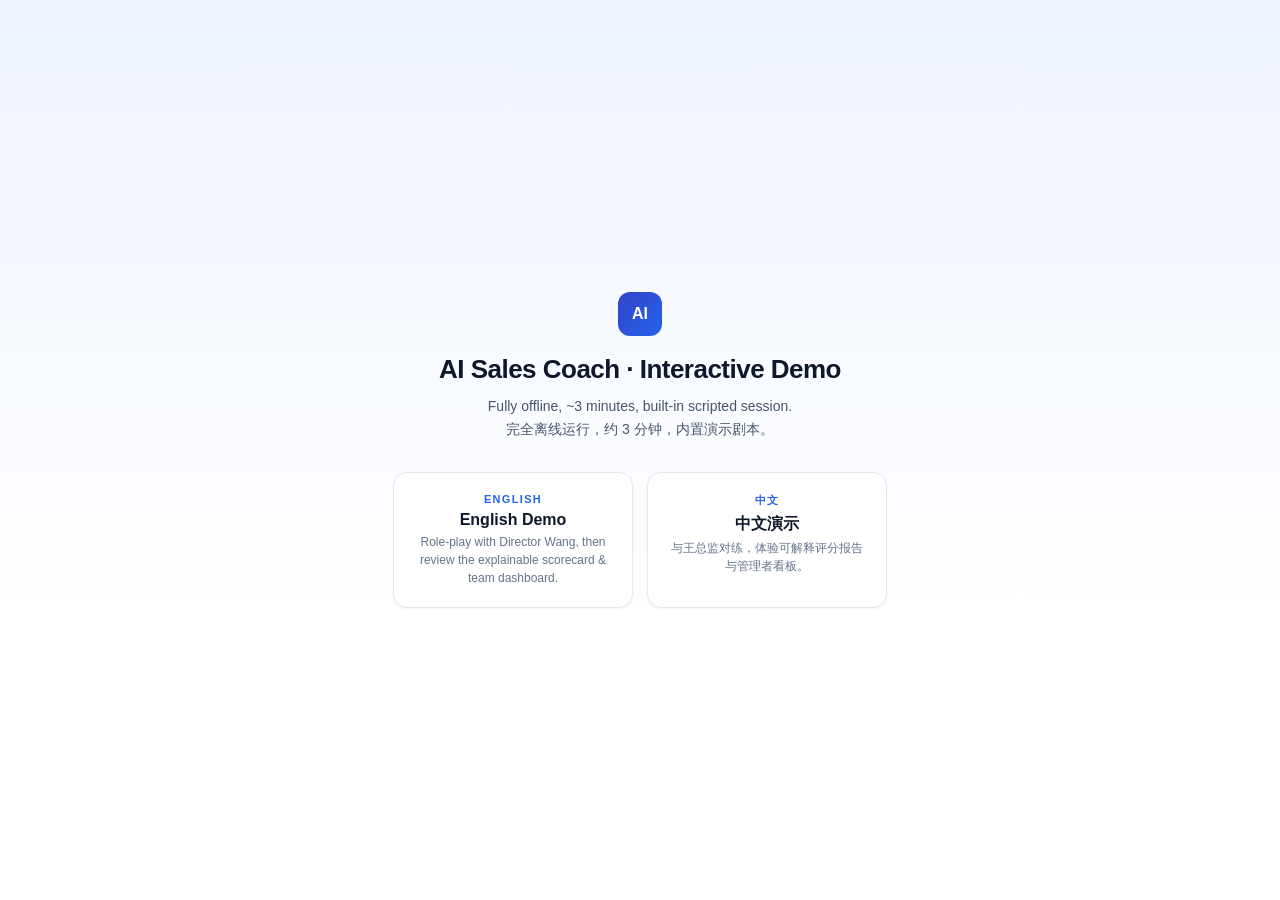
<file: index.html>
<!DOCTYPE html>
<html lang="zh-CN">
<head>
<meta charset="UTF-8">
<meta name="viewport" content="width=device-width, initial-scale=1.0">
<title>AI Sales Coach · Demo</title>
<style>
  * { box-sizing: border-box; }
  html, body { margin: 0; padding: 0; height: 100%; }
  body {
    font-family: -apple-system, "SF Pro Text", "Helvetica Neue", "PingFang SC", "Microsoft YaHei", sans-serif;
    background: linear-gradient(180deg, #eef4ff 0%, #ffffff 70%);
    color: #0f172a;
    display: flex;
    align-items: center;
    justify-content: center;
  }
  .wrap { text-align: center; padding: 40px 24px; max-width: 640px; }
  .logo {
    width: 44px; height: 44px; margin: 0 auto 18px;
    border-radius: 12px;
    background: linear-gradient(135deg, #3143c8, #2563eb);
    color: #fff; font-weight: 800; font-size: 16px;
    display: flex; align-items: center; justify-content: center;
  }
  h1 { font-size: 26px; font-weight: 800; letter-spacing: -0.02em; margin: 0 0 10px; }
  p.sub { font-size: 14px; color: #475569; line-height: 1.6; margin: 0 0 32px; }
  .cards { display: flex; gap: 14px; justify-content: center; flex-wrap: wrap; }
  a.card {
    display: block; width: 240px; padding: 20px 18px;
    background: #fff; border: 1px solid #e2e8f0; border-radius: 14px;
    text-decoration: none; color: inherit;
    box-shadow: 0 1px 3px rgba(15, 23, 42, 0.05);
    transition: transform .15s ease, box-shadow .15s ease;
  }
  a.card:hover { transform: translateY(-2px); box-shadow: 0 8px 24px rgba(37, 99, 235, 0.12); }
  .card .lang { font-size: 11px; font-weight: 700; letter-spacing: .12em; color: #2563eb; text-transform: uppercase; }
  .card .title { font-size: 16px; font-weight: 700; margin: 6px 0 4px; }
  .card .desc { font-size: 12px; color: #64748b; line-height: 1.5; }
</style>
</head>
<body>
<div class="wrap">
  <div class="logo">AI</div>
  <h1>AI Sales Coach · Interactive Demo</h1>
  <p class="sub">Fully offline, ~3 minutes, built-in scripted session.<br>完全离线运行，约 3 分钟，内置演示剧本。</p>
  <div class="cards">
    <a class="card" href="./demo-en.html">
      <div class="lang">English</div>
      <div class="title">English Demo</div>
      <div class="desc">Role-play with Director Wang, then review the explainable scorecard &amp; team dashboard.</div>
    </a>
    <a class="card" href="./demo.html">
      <div class="lang">中文</div>
      <div class="title">中文演示</div>
      <div class="desc">与王总监对练，体验可解释评分报告与管理者看板。</div>
    </a>
  </div>
</div>
</body>
</html>
</file>
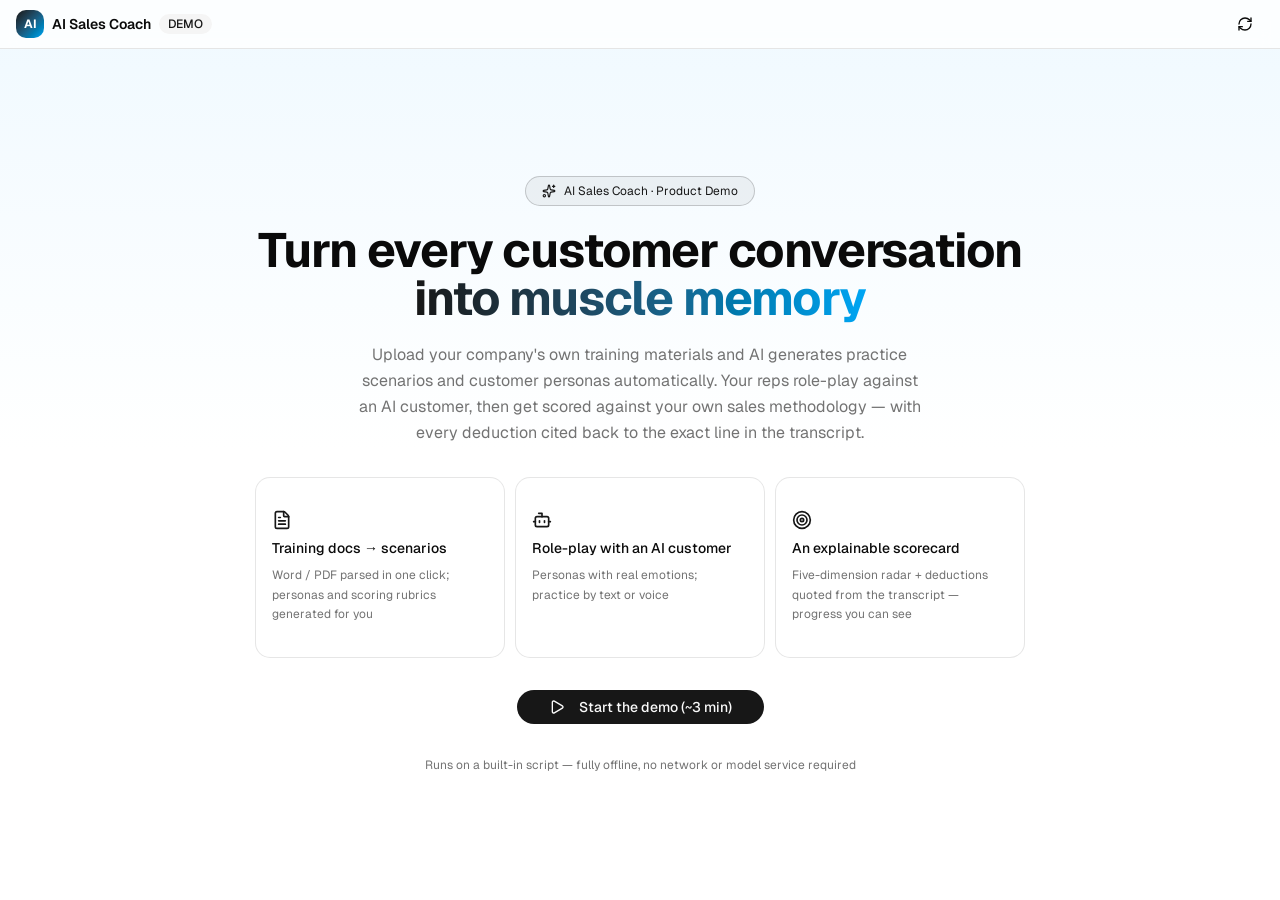
<file: demo-en.html>
<!DOCTYPE html>
<html lang="en">
<head>
<meta charset="UTF-8">
<meta name="viewport" content="width=device-width, initial-scale=1.0">
<title>AI Sales Coach · Product Demo</title>
  <script type="module" crossorigin src="./assets/demo-en-B5tYVGvC.js"></script>
  <link rel="modulepreload" crossorigin href="./assets/src-vTBmHdyY.js">
  <link rel="stylesheet" crossorigin href="./assets/src-DEZI19vz.css">
</head>
<body>
<div id="root"></div>
</body>
</html>
</file>
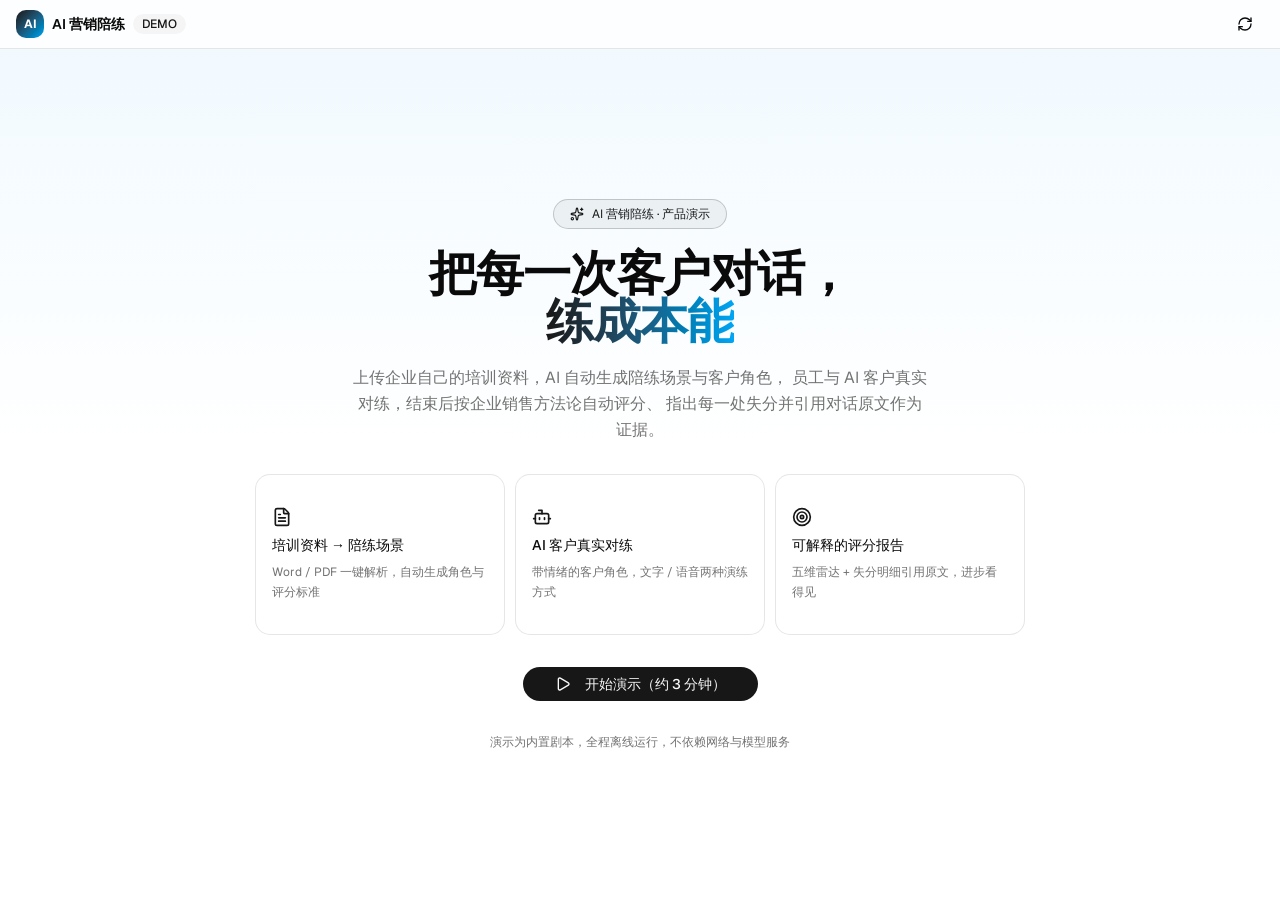
<file: demo.html>
<!DOCTYPE html>
<html lang="zh-CN">
<head>
<meta charset="UTF-8">
<meta name="viewport" content="width=device-width, initial-scale=1.0">
<title>AI 营销陪练 · 产品演示</title>
  <script type="module" crossorigin src="./assets/demo-zEBPlz8Y.js"></script>
  <link rel="modulepreload" crossorigin href="./assets/src-vTBmHdyY.js">
  <link rel="stylesheet" crossorigin href="./assets/src-DEZI19vz.css">
</head>
<body>
<div id="root"></div>
</body>
</html>
</file>
